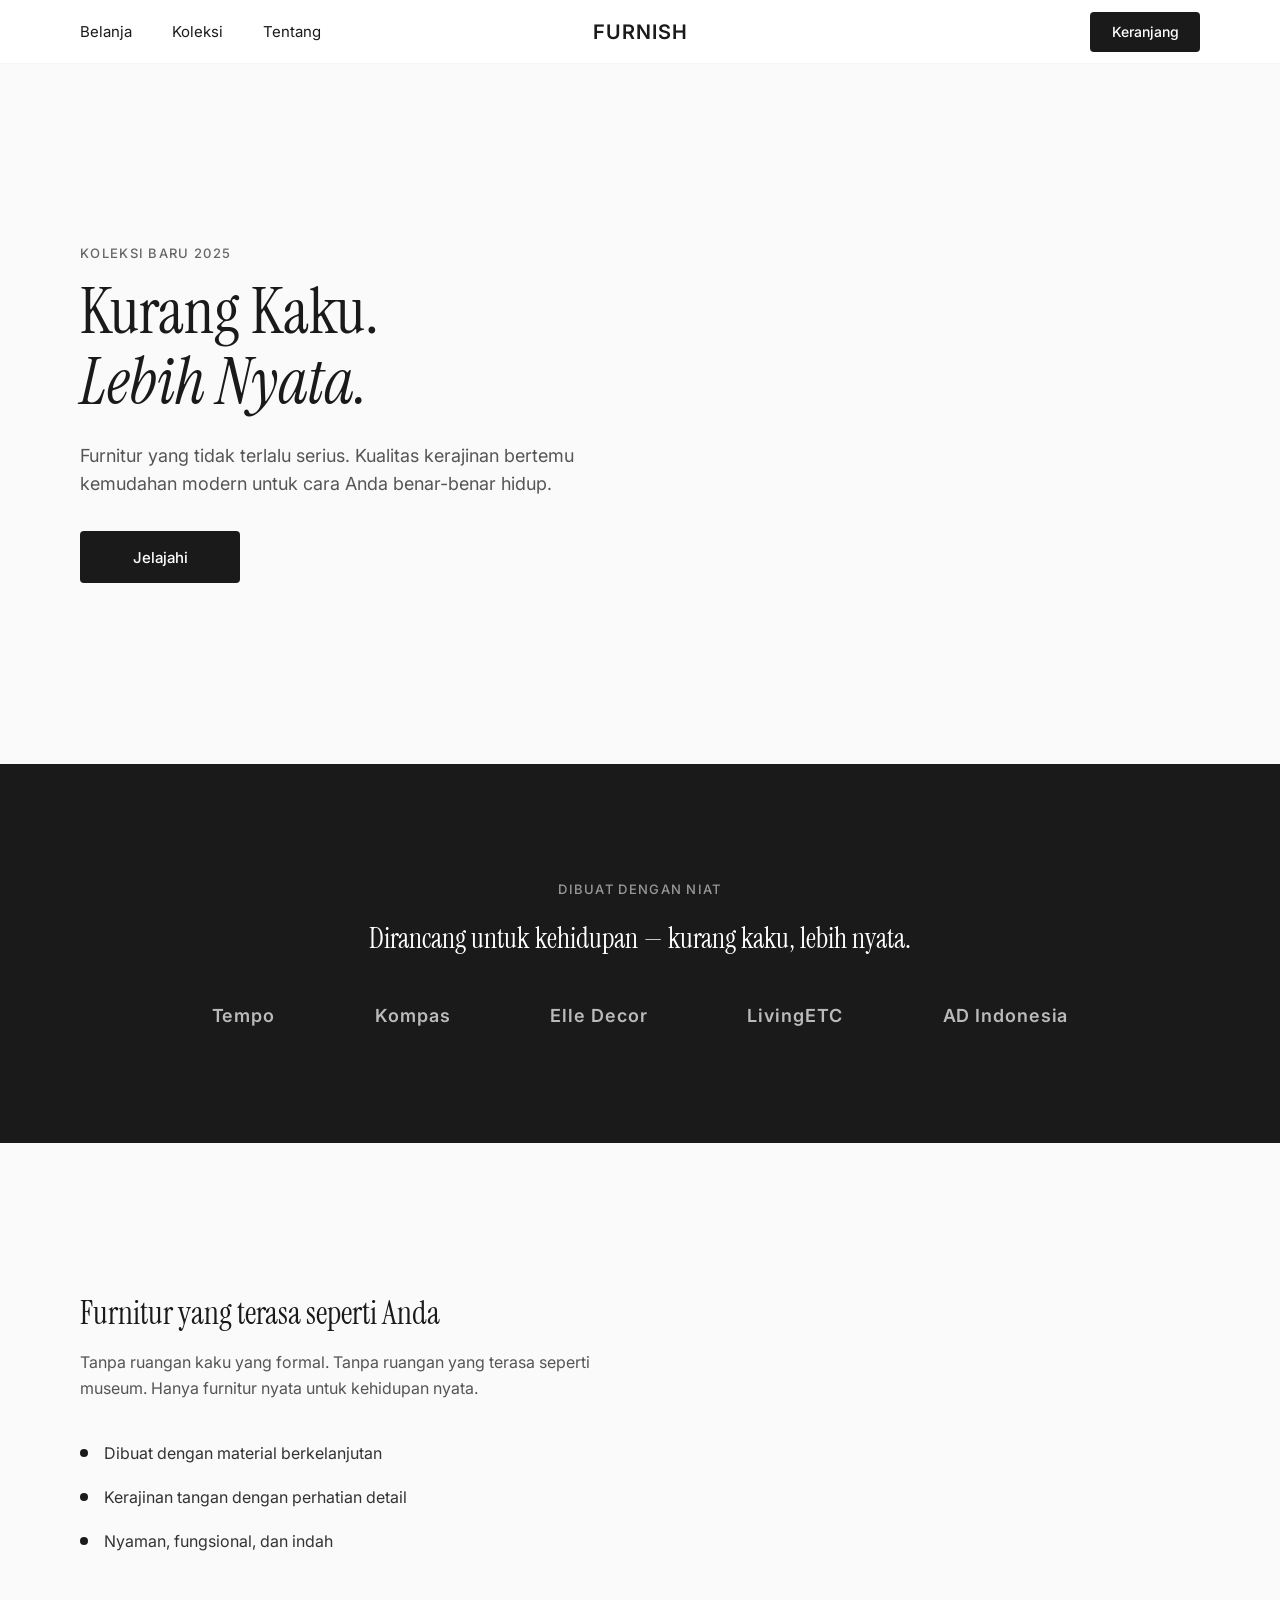
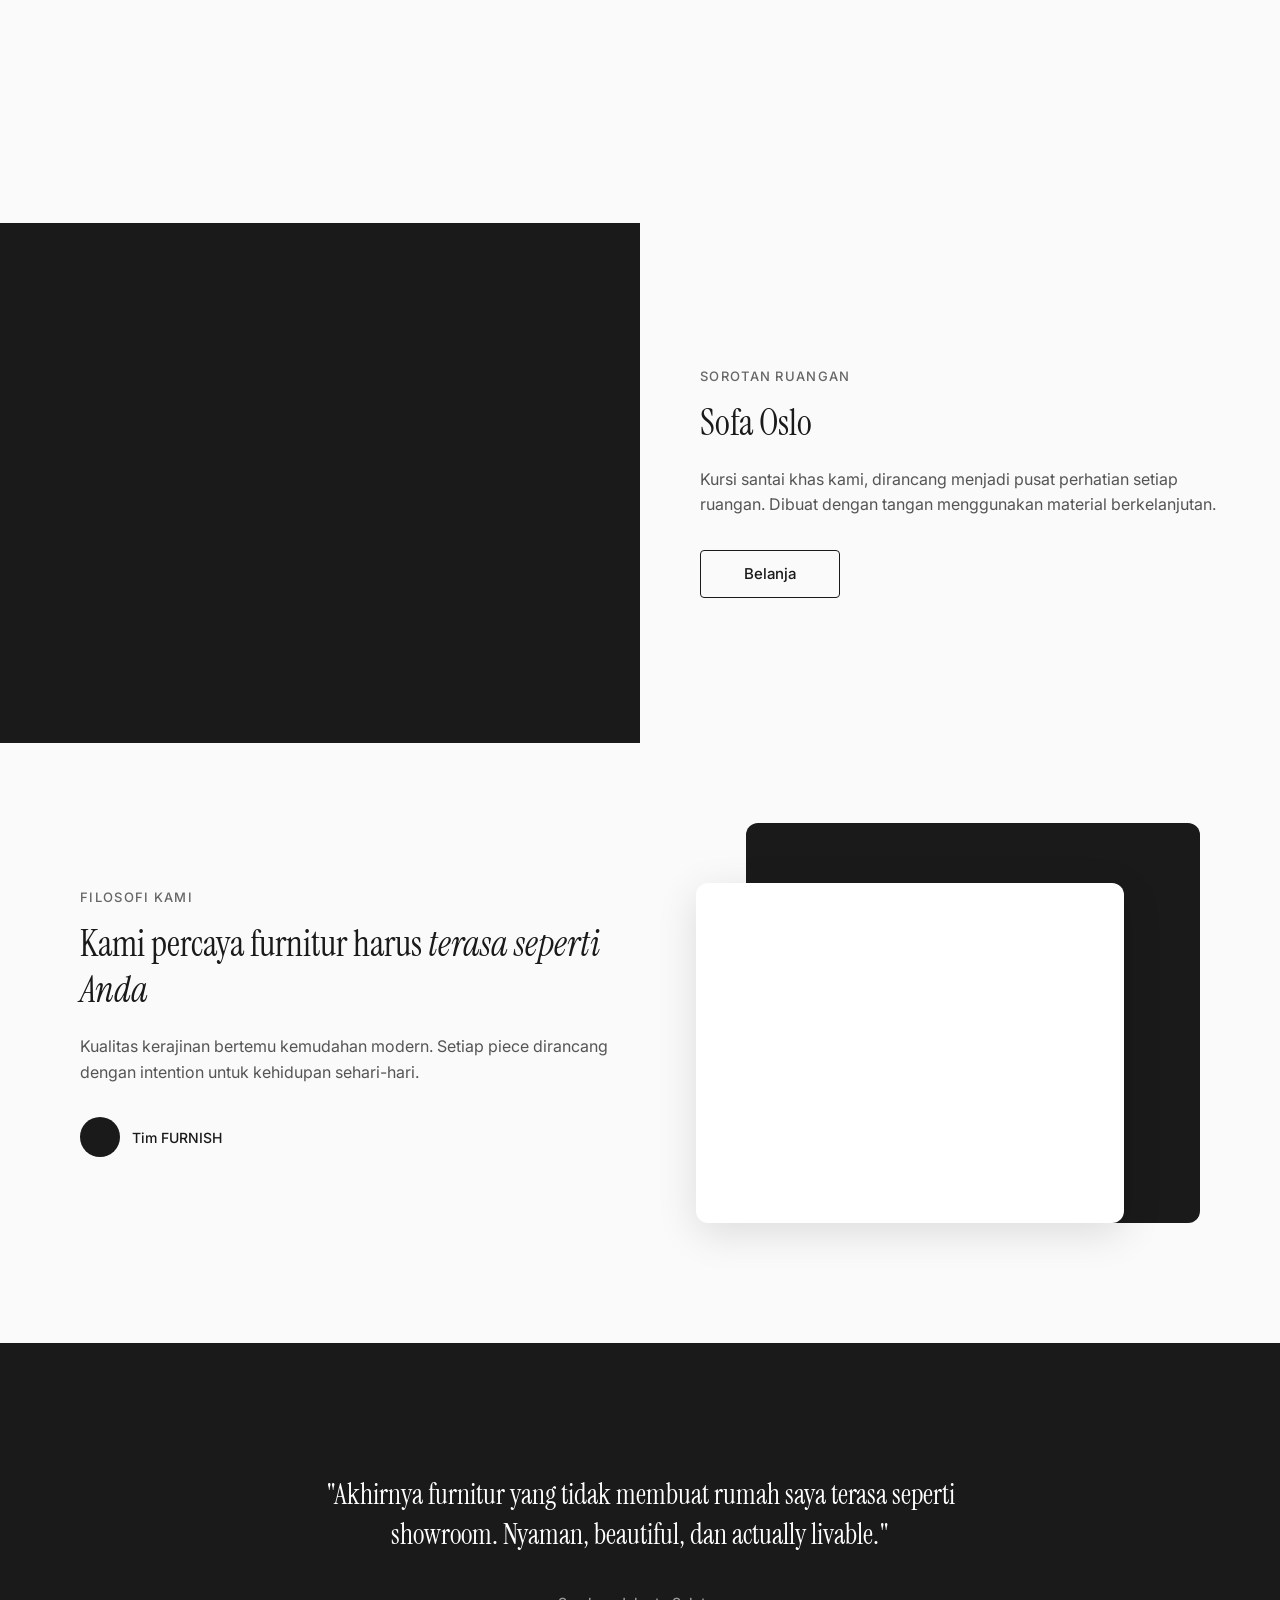
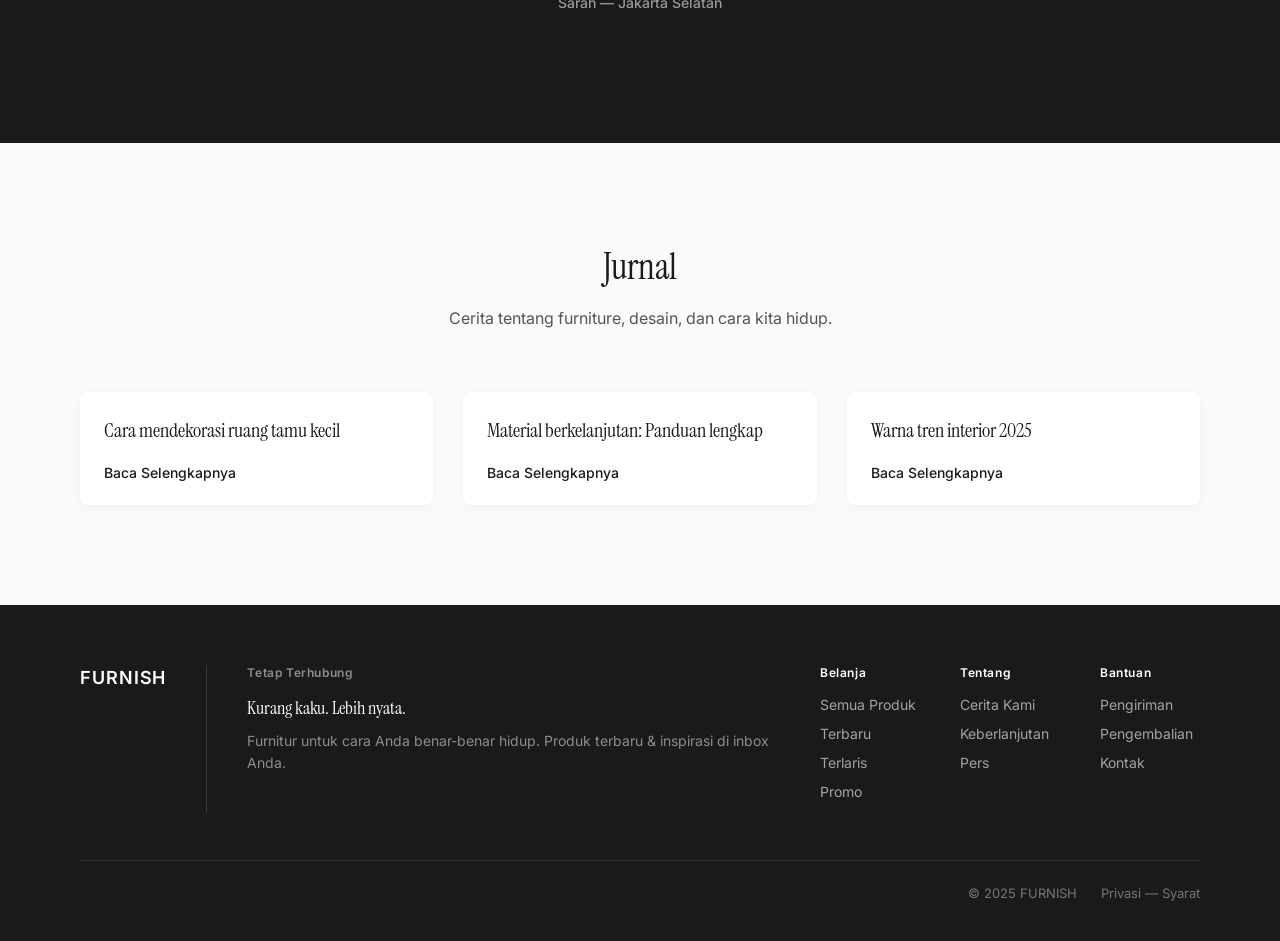
<file: landing-page.html>
<!DOCTYPE html>
<html lang="id">
<head>
    <meta charset="UTF-8">
    <meta name="viewport" content="width=device-width, initial-scale=1.0">
    <title>FURNISH — Kurang Kaku, Lebih Nyata</title>
    <link rel="preconnect" href="https://fonts.googleapis.com">
    <link rel="preconnect" href="https://fonts.gstatic.com" crossorigin>
    <link href="https://fonts.googleapis.com/css2?family=Instrument+Serif:ital@0;1&family=Inter:wght@400;500;600&display=swap" rel="stylesheet">
    <style>
        * {
            margin: 0;
            padding: 0;
            box-sizing: border-box;
        }

        html, body {
            width: 100%;
            font-family: 'Inter', sans-serif;
            background: white;
            overflow-x: hidden;
        }

        .serif {
            font-family: 'Instrument Serif', serif;
        }

        .page-container {
            width: 100%;
            margin: 0 auto;
            position: relative;
        }

                .inner {
            max-width: 1200px;
            margin: 0 auto;
            padding: 0 40px;
            width: 100%;
        }

                .navigation {
            width: 100%;
            height: 64px;
            background: white;
            border-bottom: 1px solid #f5f5f5;
            position: relative;
            z-index: 100;
        }

        .navigation .inner {
            height: 100%;
            display: flex;
            align-items: center;
            justify-content: space-between;
            position: relative;
        }

        .nav-links {
            display: flex;
            gap: 40px;
        }

        .nav-link {
            font-family: 'Inter', sans-serif;
            font-weight: 400;
            font-size: 15px;
            color: #1a1a1a;
            text-decoration: none;
            white-space: nowrap;
        }

        .nav-logo {
            font-family: 'Inter', sans-serif;
            font-weight: 600;
            font-size: 20px;
            color: #1a1a1a;
            letter-spacing: 0.05em;
            position: absolute;
            left: 50%;
            transform: translateX(-50%);
        }

        .nav-cta {
            width: 110px;
            height: 40px;
            background: #1a1a1a;
            border-radius: 4px;
            display: flex;
            align-items: center;
            justify-content: center;
            font-family: 'Inter', sans-serif;
            font-weight: 500;
            font-size: 14px;
            color: white;
            text-decoration: none;
            flex-shrink: 0;
        }

                .hero {
            width: 100%;
            min-height: 700px;
            background: #fafafa;
            position: relative;
            overflow: hidden;
        }

        .hero .inner {
            min-height: 700px;
            display: flex;
            flex-direction: column;
            justify-content: center;
            padding-top: 60px;
            padding-bottom: 60px;
            position: relative;
        }

        .hero-eyebrow {
            font-family: 'Inter', sans-serif;
            font-weight: 500;
            font-size: 13px;
            color: #666;
            letter-spacing: 0.1em;
            text-transform: uppercase;
            margin-bottom: 16px;
        }

        .hero-title {
            font-family: 'Instrument Serif', serif;
            font-weight: 400;
            font-size: 64px;
            line-height: 1.1;
            color: #1a1a1a;
            width: 55%;
            margin-bottom: 24px;
            position: relative;
            z-index: 1;
        }

        .hero-title em {
            font-style: italic;
        }

        .hero-description {
            font-family: 'Inter', sans-serif;
            font-weight: 400;
            font-size: 18px;
            line-height: 1.6;
            color: #555;
            width: 45%;
            margin-bottom: 32px;
            position: relative;
            z-index: 1;
        }

        .hero-button {
            width: 160px;
            height: 52px;
            background: #1a1a1a;
            border-radius: 4px;
            display: flex;
            align-items: center;
            justify-content: center;
            font-family: 'Inter', sans-serif;
            font-weight: 500;
            font-size: 15px;
            color: white;
            text-decoration: none;
            position: relative;
            z-index: 1;
        }

        .hero-browser {
            position: absolute;
            width: 48%;
            height: 480px;
            top: 50%;
            right: 40px;
            transform: translateY(-50%);
            background: white;
            border-radius: 12px;
            box-shadow: 0 20px 60px rgba(0,0,0,0.08);
            overflow: hidden;
        }

        .hero-browser-header {
            height: 40px;
            background: #f5f5f5;
            border-radius: 12px 12px 0 0;
            display: flex;
            align-items: center;
            padding-left: 16px;
            gap: 8px;
        }

        .browser-dot {
            width: 12px;
            height: 12px;
            border-radius: 50%;
        }

        .browser-dot.red { background: #ff5f57; }
        .browser-dot.yellow { background: #ffbd2e; }
        .browser-dot.green { background: #28c940; }

        .hero-browser-content {
            height: calc(480px - 40px);
            background: white;
            background-image: url('https://images.unsplash.com/photo-1618221195710-dd6b41faaea6?w=800&h=600&fit=crop');
            background-size: cover;
            background-position: center;
        }

                .testimonial-social {
            width: 100%;
            min-height: 379px;
            background: #1a1a1a;
            display: flex;
            flex-direction: column;
            align-items: center;
            justify-content: center;
            padding: 64px 40px;
            text-align: center;
        }

        .testimonial-social-title {
            font-family: 'Inter', sans-serif;
            font-weight: 500;
            font-size: 13px;
            letter-spacing: 0.1em;
            text-transform: uppercase;
            color: #999;
            margin-bottom: 24px;
        }

        .testimonial-social-description {
            font-family: 'Instrument Serif', serif;
            font-weight: 400;
            font-size: 28px;
            line-height: 1.3;
            color: white;
            max-width: 700px;
            margin-bottom: 48px;
        }

        .testimonial-social-logos {
            display: flex;
            gap: 60px;
            flex-wrap: wrap;
            justify-content: center;
        }

        .testimonial-social-logo {
            font-family: 'Inter', sans-serif;
            font-weight: 600;
            font-size: 18px;
            color: rgba(255,255,255,0.7);
            padding: 0 20px;
            letter-spacing: 0.05em;
        }

                .feature-list {
            width: 100%;
            min-height: 600px;
            background: #fafafa;
            padding: 80px 0 120px;
            position: relative;
        }

        .feature-list .inner {
            display: flex;
            gap: 60px;
            align-items: center;
        }

        .feature-list-left {
            flex: 1;
            min-width: 0;
        }

        .feature-list-title {
            font-family: 'Instrument Serif', serif;
            font-weight: 400;
            font-size: 32px;
            line-height: 1.3;
            color: #1a1a1a;
            margin-bottom: 16px;
        }

        .feature-list-description {
            font-family: 'Inter', sans-serif;
            font-weight: 400;
            font-size: 16px;
            line-height: 1.6;
            color: #555;
            margin-bottom: 40px;
        }

        .feature-list-items {
            display: flex;
            flex-direction: column;
            gap: 20px;
        }

        .feature-list-item {
            display: flex;
            align-items: flex-start;
            gap: 16px;
        }

        .feature-list-ellipse {
            width: 8px;
            height: 8px;
            background: #1a1a1a;
            border-radius: 50%;
            flex-shrink: 0;
            margin-top: 8px;
        }

        .feature-list-text {
            font-family: 'Inter', sans-serif;
            font-weight: 400;
            font-size: 16px;
            line-height: 1.5;
            color: #333;
        }

        .feature-list-media {
            width: 45%;
            flex-shrink: 0;
            height: 400px;
            background: url('https://images.unsplash.com/photo-1556909114-f6e7ad7d3136?w=600&h=800&fit=crop') center/cover;
            border-radius: 12px;
        }

                .feature-split-right {
            width: 100%;
            min-height: 600px;
            background: #fafafa;
            display: flex;
            align-items: stretch;
            padding-top: 80px;
        }

        .feature-split-right-media-side {
            width: 50%;
            flex-shrink: 0;
            background: #1a1a1a;
            display: flex;
            align-items: center;
            justify-content: center;
            padding: 60px 40px;
        }

        .feature-split-right-media-object {
            width: 100%;
            max-width: 360px;
            height: 320px;
            background: url('https://images.unsplash.com/photo-1555041469-a586c61ea9bc?w=600&h=500&fit=crop') center/cover;
            border-radius: 12px;
        }

        .feature-split-right-content {
            flex: 1;
            display: flex;
            flex-direction: column;
            justify-content: center;
            padding: 60px 60px;
        }

        .feature-split-right-title {
            font-family: 'Instrument Serif', serif;
            font-weight: 400;
            font-size: 36px;
            line-height: 1.3;
            color: #1a1a1a;
            margin-bottom: 20px;
        }

        .feature-split-right-description {
            font-family: 'Inter', sans-serif;
            font-weight: 400;
            font-size: 16px;
            line-height: 1.6;
            color: #555;
            margin-bottom: 32px;
        }

        .feature-split-right-button {
            width: 140px;
            height: 48px;
            background: transparent;
            border: 1px solid #1a1a1a;
            border-radius: 4px;
            display: flex;
            align-items: center;
            justify-content: center;
            font-family: 'Inter', sans-serif;
            font-weight: 500;
            font-size: 15px;
            color: #1a1a1a;
            text-decoration: none;
        }

                .feature-quote-left {
            width: 100%;
            min-height: 600px;
            background: #fafafa;
            padding: 80px 0;
        }

        .feature-quote-left .inner {
            display: flex;
            gap: 60px;
            align-items: center;
        }

        .feature-quote-left-content {
            flex: 1;
            display: flex;
            flex-direction: column;
            justify-content: center;
            min-width: 0;
        }

        .feature-quote-left-label {
            font-family: 'Inter', sans-serif;
            font-weight: 500;
            font-size: 13px;
            letter-spacing: 0.1em;
            text-transform: uppercase;
            color: #666;
            margin-bottom: 16px;
        }

        .feature-quote-left-title {
            font-family: 'Instrument Serif', serif;
            font-weight: 400;
            font-size: 36px;
            line-height: 1.3;
            color: #1a1a1a;
            margin-bottom: 20px;
        }

        .feature-quote-left-title em {
            font-style: italic;
        }

        .feature-quote-left-description {
            font-family: 'Inter', sans-serif;
            font-weight: 400;
            font-size: 16px;
            line-height: 1.6;
            color: #555;
            margin-bottom: 32px;
        }

        .feature-quote-left-author {
            display: flex;
            align-items: center;
            gap: 12px;
        }

        .feature-quote-left-ellipse {
            width: 40px;
            height: 40px;
            background: #1a1a1a;
            border-radius: 50%;
            flex-shrink: 0;
        }

        .feature-quote-left-name {
            font-family: 'Inter', sans-serif;
            font-weight: 500;
            font-size: 14px;
            color: #1a1a1a;
        }

        .feature-quote-left-boxes {
            width: 45%;
            flex-shrink: 0;
            position: relative;
            height: 400px;
        }

        .feature-quote-left-black-box {
            position: absolute;
            top: 0;
            right: 0;
            width: 90%;
            height: 100%;
            background: #1a1a1a;
            border-radius: 12px;
            z-index: 1;
        }

        .feature-quote-left-white-box {
            position: absolute;
            bottom: 0;
            left: 0;
            width: 85%;
            height: 85%;
            background: white;
            border-radius: 12px;
            z-index: 2;
            box-shadow: 0 10px 40px rgba(0,0,0,0.12);
        }

                .testimonial-quote {
            width: 100%;
            min-height: 400px;
            background: #1a1a1a;
            display: flex;
            flex-direction: column;
            align-items: center;
            justify-content: center;
            padding: 80px 40px;
            text-align: center;
            position: relative;
            z-index: 1;
        }

        .testimonial-quote-text {
            font-family: 'Instrument Serif', serif;
            font-weight: 400;
            font-size: 28px;
            line-height: 1.4;
            color: white;
            max-width: 700px;
            margin-bottom: 40px;
        }

        .testimonial-quote-person {
            width: 48px;
            height: 48px;
            background: url('https://images.unsplash.com/photo-1494790108377-be9c29b29330?w=100&h=100&fit=crop') center/cover;
            border-radius: 50%;
            margin-bottom: 16px;
        }

        .testimonial-quote-name {
            font-family: 'Inter', sans-serif;
            font-weight: 500;
            font-size: 14px;
            color: #999;
        }

                .overlap-image-container {
            position: relative;
            width: 100%;
            height: 180px;
            margin-top: -90px;
            margin-bottom: -90px;
            z-index: 10;
            pointer-events: none;
        }

        .overlap-image {
            width: 280px;
            height: 180px;
            background: url('https://images.unsplash.com/photo-1598300042247-d088f8ab3a91?w=600&h=400&fit=crop') center/cover;
            border-radius: 12px;
            box-shadow: 0 15px 50px rgba(0,0,0,0.15);
            margin: 0 auto;
            position: relative;
            top: 50%;
            transform: translateY(-50%);
        }

                .blog-section {
            width: 100%;
            background: #fafafa;
            padding: 100px 0 100px;
            position: relative;
            z-index: 1;
        }

        .blog-section .inner {
            display: flex;
            flex-direction: column;
            align-items: center;
        }

        .blog-title {
            font-family: 'Instrument Serif', serif;
            font-weight: 400;
            font-size: 36px;
            color: #1a1a1a;
            text-align: center;
            margin-bottom: 16px;
        }

        .blog-description {
            font-family: 'Inter', sans-serif;
            font-weight: 400;
            font-size: 16px;
            line-height: 1.6;
            color: #555;
            text-align: center;
            max-width: 600px;
            margin-bottom: 60px;
        }

        .blog-grid {
            display: grid;
            grid-template-columns: repeat(3, 1fr);
            gap: 30px;
            width: 100%;
        }

        .blog-card {
            background: white;
            border-radius: 8px;
            overflow: hidden;
            display: flex;
            flex-direction: column;
            box-shadow: 0 2px 12px rgba(0,0,0,0.04);
        }

        .blog-card-media {
            width: 100%;
            height: 200px;
            background-color: #1a1a1a;
            background-size: cover;
            background-position: center;
            flex-shrink: 0;
        }

        .blog-card:nth-child(1) .blog-card-media {
            background-image: url('https://images.unsplash.com/photo-1618221195710-dd6b41faaea6?w=600&h=400&fit=crop');
        }

        .blog-card:nth-child(2) .blog-card-media {
            background-image: url('https://images.unsplash.com/photo-1616486338812-3dadae4b4ace?w=600&h=400&fit=crop');
        }

        .blog-card:nth-child(3) .blog-card-media {
            background-image: url('https://images.unsplash.com/photo-1595428774223-ef52624120d2?w=600&h=400&fit=crop');
        }

        .blog-card-content {
            padding: 24px;
            flex: 1;
            display: flex;
            flex-direction: column;
        }

        .blog-card-title {
            font-family: 'Instrument Serif', serif;
            font-weight: 400;
            font-size: 20px;
            line-height: 1.4;
            color: #1a1a1a;
            margin-bottom: auto;
        }

        .blog-card-link {
            font-family: 'Inter', sans-serif;
            font-weight: 500;
            font-size: 14px;
            color: #1a1a1a;
            text-decoration: none;
            margin-top: 20px;
        }

                .footer {
            width: 100%;
            background: #1a1a1a;
            padding: 60px 0 40px;
        }

        .footer-top {
            display: flex;
            gap: 0;
            align-items: stretch;
        }

        .footer-brand-col {
            flex-shrink: 0;
            padding-right: 40px;
            display: flex;
            align-items: flex-start;
            padding-top: 2px;
        }

        .footer-brand {
            font-family: 'Inter', sans-serif;
            font-weight: 600;
            font-size: 18px;
            color: white;
            letter-spacing: 0.05em;
        }

        .footer-divider {
            width: 1px;
            background: rgba(255,255,255,0.15);
            margin-right: 40px;
            flex-shrink: 0;
        }

        .footer-content {
            flex: 1;
            display: grid;
            grid-template-columns: 1.5fr 100px 100px 100px;
            gap: 40px;
            align-items: start;
        }

        .footer-links-product,
        .footer-links-company,
        .footer-links-help {
            flex-shrink: 0;
        }

        .footer-link-header {
            font-family: 'Inter', sans-serif;
            font-weight: 600;
            font-size: 12px;
            color: white;
            margin-bottom: 16px;
            letter-spacing: 0.05em;
        }

        .footer-link-item {
            font-family: 'Inter', sans-serif;
            font-weight: 400;
            font-size: 14px;
            color: rgba(255,255,255,0.6);
            display: block;
            margin-bottom: 12px;
            text-decoration: none;
        }

        .footer-blog-title {
            font-family: 'Instrument Serif', serif;
            font-weight: 400;
            font-size: 18px;
            color: white;
            margin-bottom: 10px;
        }

        .footer-blog-description {
            font-family: 'Inter', sans-serif;
            font-weight: 400;
            font-size: 14px;
            line-height: 1.6;
            color: rgba(255,255,255,0.5);
        }

        .footer-bottom {
            display: flex;
            justify-content: flex-end;
            gap: 24px;
            margin-top: 48px;
            padding-top: 24px;
            border-top: 1px solid rgba(255,255,255,0.1);
        }

        .footer-copyright,
        .footer-terms {
            font-family: 'Inter', sans-serif;
            font-weight: 400;
            font-size: 13px;
            color: rgba(255,255,255,0.4);
        }

                @media (max-width: 1024px) {
            .hero-title {
                font-size: 48px;
                width: 55%;
            }

            .hero-description {
                width: 50%;
            }

            .hero-browser {
                width: 46%;
            }

            .feature-split-right-content {
                padding: 40px 40px;
            }

            .nav-logo {
                font-size: 18px;
            }

            .nav-links {
                gap: 24px;
            }

            .nav-link {
                font-size: 14px;
            }
        }

        @media (max-width: 768px) {
            .inner {
                padding: 0 24px;
            }

            .nav-links {
                display: none;
            }

            .nav-logo {
                font-size: 18px;
            }

            .nav-cta {
                display: none;
            }

            .hero .inner {
                min-height: auto;
                padding: 48px 24px;
                align-items: center;
                text-align: center;
            }

            .hero-title,
            .hero-description {
                width: 100%;
            }

            .hero-title {
                font-size: 36px;
            }

            .hero-browser {
                position: relative;
                width: 100%;
                height: 280px;
                top: auto;
                right: auto;
                transform: none;
                margin-top: 32px;
            }

            .hero-browser-content {
                background-image: url('https://images.unsplash.com/photo-1618221195710-dd6b41faaea6?w=400&h=300&fit=crop') !important;
            }

            .hero-button {
                width: 100%;
                max-width: 220px;
            }

            .feature-list .inner {
                flex-direction: column;
            }

            .feature-list-media {
                width: 100%;
            }

            .feature-split-right {
                flex-direction: column;
                padding-top: 40px;
            }

            .feature-split-right-media-side,
            .feature-split-right-content {
                width: 100%;
            }

            .feature-split-right-media-side {
                min-height: 250px;
            }

            .feature-split-right-content {
                padding: 40px 24px;
            }

            .feature-quote-left .inner {
                flex-direction: column;
            }

            .feature-quote-left-content {
                width: 100%;
            }

            .feature-quote-left-boxes {
                width: 100%;
                height: 280px;
            }

            .feature-quote-left-black-box {
                width: 85%;
            }

            .feature-quote-left-white-box {
                width: 80%;
                height: 80%;
            }

            .testimonial-social-logos {
                gap: 30px;
            }

            .testimonial-social-logo {
                font-size: 12px;
            }

            .footer-top {
                flex-direction: column;
                gap: 32px;
            }

            .footer-divider {
                width: 100%;
                height: 1px;
                margin-right: 0;
                margin-bottom: 0;
            }

            .footer-content {
                grid-template-columns: 1fr;
                gap: 28px;
            }

            .blog-grid {
                grid-template-columns: 1fr;
            }

            .footer-bottom {
                flex-direction: column;
                gap: 12px;
                text-align: center;
                align-items: center;
            }
        }

        @media (max-width: 480px) {
            .hero-title {
                font-size: 28px;
            }

            .feature-split-right-title {
                font-size: 24px;
            }

            .feature-quote-left-title {
                font-size: 24px;
            }

            .testimonial-quote-text {
                font-size: 20px;
            }

            .blog-title {
                font-size: 28px;
            }
        }
    </style>
</head>
<body>
    <div class="page-container">

                <nav class="navigation">
            <div class="inner" style="position:relative;">
                <div class="nav-links">
                    <a href="#" class="nav-link">Belanja</a>
                    <a href="#" class="nav-link">Koleksi</a>
                    <a href="#" class="nav-link">Tentang</a>
                </div>
                <div class="nav-logo">FURNISH</div>
                <a href="#" class="nav-cta">Keranjang</a>
            </div>
        </nav>

                <section class="hero">
            <div class="inner">
                <span class="hero-eyebrow">Koleksi Baru 2025</span>
                <h1 class="hero-title">Kurang Kaku.<br><em>Lebih Nyata.</em></h1>
                <p class="hero-description">Furnitur yang tidak terlalu serius. Kualitas kerajinan bertemu kemudahan modern untuk cara Anda benar-benar hidup.</p>
                <a href="#" class="hero-button">Jelajahi</a>
            </div>
        </section>

                <section class="testimonial-social">
            <h2 class="testimonial-social-title">Dibuat dengan niat</h2>
            <p class="testimonial-social-description">Dirancang untuk kehidupan — kurang kaku, lebih nyata.</p>
            <div class="testimonial-social-logos">
                <span class="testimonial-social-logo">Tempo</span>
                <span class="testimonial-social-logo">Kompas</span>
                <span class="testimonial-social-logo">Elle Decor</span>
                <span class="testimonial-social-logo">LivingETC</span>
                <span class="testimonial-social-logo">AD Indonesia</span>
            </div>
        </section>

                <section class="feature-list">
            <div class="inner">
                <div class="feature-list-left">
                    <h3 class="feature-list-title">Furnitur yang terasa seperti Anda</h3>
                    <p class="feature-list-description">Tanpa ruangan kaku yang formal. Tanpa ruangan yang terasa seperti museum. Hanya furnitur nyata untuk kehidupan nyata.</p>
                    <div class="feature-list-items">
                        <div class="feature-list-item">
                            <div class="feature-list-ellipse"></div>
                            <span class="feature-list-text">Dibuat dengan material berkelanjutan</span>
                        </div>
                        <div class="feature-list-item">
                            <div class="feature-list-ellipse"></div>
                            <span class="feature-list-text">Kerajinan tangan dengan perhatian detail</span>
                        </div>
                        <div class="feature-list-item">
                            <div class="feature-list-ellipse"></div>
                            <span class="feature-list-text">Nyaman, fungsional, dan indah</span>
                        </div>
                    </div>
                </div>
                <div class="feature-list-media"></div>
            </div>
        </section>

                <section class="feature-split-right">
            <div class="feature-split-right-media-side">
                <div class="feature-split-right-media-object"></div>
            </div>
            <div class="feature-split-right-content">
                <span class="feature-quote-left-label">Sorotan Ruangan</span>
                <h3 class="feature-split-right-title">Sofa Oslo</h3>
                <p class="feature-split-right-description">Kursi santai khas kami, dirancang menjadi pusat perhatian setiap ruangan. Dibuat dengan tangan menggunakan material berkelanjutan.</p>
                <a href="#" class="feature-split-right-button">Belanja</a>
            </div>
        </section>

                <section class="feature-quote-left">
            <div class="inner">
                <div class="feature-quote-left-content">
                    <span class="feature-quote-left-label">Filosofi Kami</span>
                    <h3 class="feature-quote-left-title">Kami percaya furnitur harus <em>terasa seperti Anda</em></h3>
                    <p class="feature-quote-left-description">Kualitas kerajinan bertemu kemudahan modern. Setiap piece dirancang dengan intention untuk kehidupan sehari-hari.</p>
                    <div class="feature-quote-left-author">
                        <div class="feature-quote-left-ellipse"></div>
                        <span class="feature-quote-left-name">Tim FURNISH</span>
                    </div>
                </div>
                <div class="feature-quote-left-boxes">
                    <div class="feature-quote-left-black-box"></div>
                    <div class="feature-quote-left-white-box"></div>
                </div>
            </div>
        </section>

                <section class="testimonial-quote">
            <p class="testimonial-quote-text">"Akhirnya furnitur yang tidak membuat rumah saya terasa seperti showroom. Nyaman, beautiful, dan actually livable."</p>
            <span class="testimonial-quote-name">Sarah — Jakarta Selatan</span>
        </section>

                <section class="blog-section">
            <div class="inner">
                <h2 class="blog-title">Jurnal</h2>
                <p class="blog-description">Cerita tentang furniture, desain, dan cara kita hidup.</p>
                <div class="blog-grid">
                    <div class="blog-card">
                        <div class="blog-card-content">
                            <h4 class="blog-card-title">Cara mendekorasi ruang tamu kecil</h4>
                            <a href="#" class="blog-card-link">Baca Selengkapnya</a>
                        </div>
                    </div>
                    <div class="blog-card">
                        <div class="blog-card-content">
                            <h4 class="blog-card-title">Material berkelanjutan: Panduan lengkap</h4>
                            <a href="#" class="blog-card-link">Baca Selengkapnya</a>
                        </div>
                    </div>
                    <div class="blog-card">
                        <div class="blog-card-content">
                            <h4 class="blog-card-title">Warna tren interior 2025</h4>
                            <a href="#" class="blog-card-link">Baca Selengkapnya</a>
                        </div>
                    </div>
                </div>
            </div>
        </section>

                <footer class="footer">
            <div class="inner">
                <div class="footer-top">
                    <div class="footer-brand-col">
                        <span class="footer-brand">FURNISH</span>
                    </div>
                    <div class="footer-divider"></div>
                    <div class="footer-content">
                        <div class="footer-blog">
                            <h4 class="footer-link-header" style="color:rgba(255,255,255,0.5)">Tetap Terhubung</h4>
                            <p class="footer-blog-title">Kurang kaku. Lebih nyata.</p>
                            <p class="footer-blog-description">Furnitur untuk cara Anda benar-benar hidup. Produk terbaru & inspirasi di inbox Anda.</p>
                        </div>
                        <div class="footer-links-product">
                            <h4 class="footer-link-header">Belanja</h4>
                            <a href="#" class="footer-link-item">Semua Produk</a>
                            <a href="#" class="footer-link-item">Terbaru</a>
                            <a href="#" class="footer-link-item">Terlaris</a>
                            <a href="#" class="footer-link-item">Promo</a>
                        </div>
                        <div class="footer-links-company">
                            <h4 class="footer-link-header">Tentang</h4>
                            <a href="#" class="footer-link-item">Cerita Kami</a>
                            <a href="#" class="footer-link-item">Keberlanjutan</a>
                            <a href="#" class="footer-link-item">Pers</a>
                        </div>
                        <div class="footer-links-help">
                            <h4 class="footer-link-header">Bantuan</h4>
                            <a href="#" class="footer-link-item">Pengiriman</a>
                            <a href="#" class="footer-link-item">Pengembalian</a>
                            <a href="#" class="footer-link-item">Kontak</a>
                        </div>
                    </div>
                </div>
                <div class="footer-bottom">
                    <span class="footer-copyright">© 2025 FURNISH</span>
                    <span class="footer-terms">Privasi — Syarat</span>
                </div>
            </div>
        </footer>

    </div>
</body>
</html>
</file>
